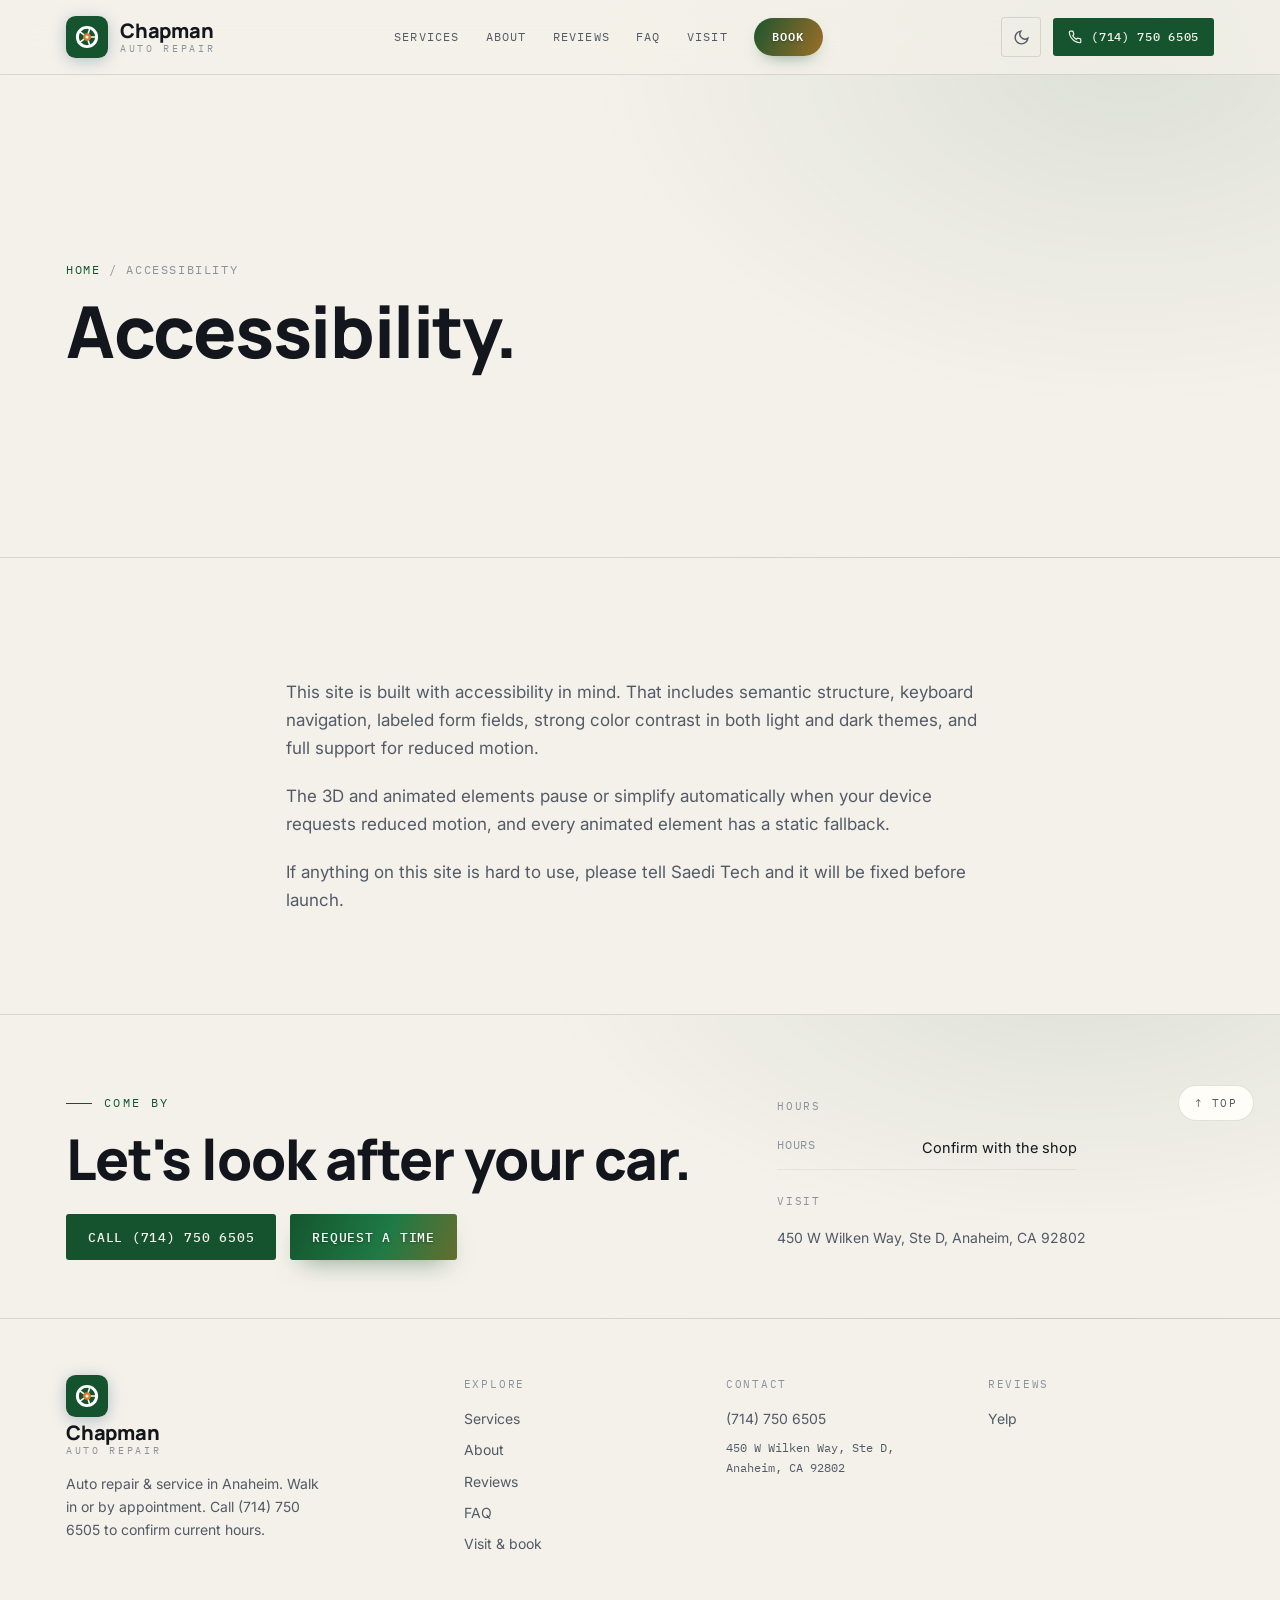
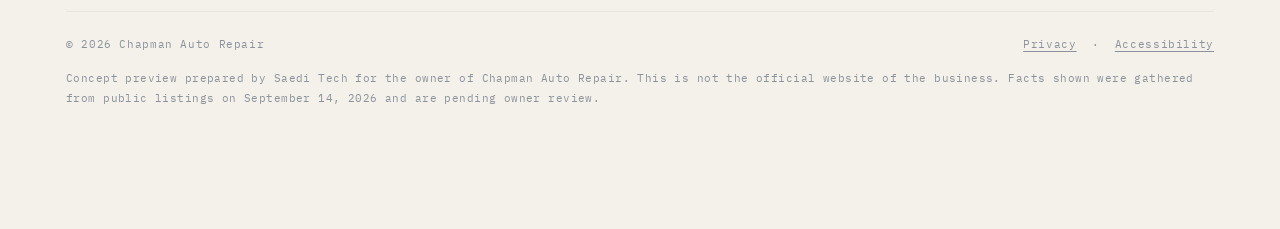
<file: accessibility.html>
<!doctype html>
<html lang="en">
<head>
<meta charset="utf-8" />
<meta name="viewport" content="width=device-width, initial-scale=1" />
<meta name="robots" content="noindex, nofollow" />
<title>Accessibility · Chapman Auto Repair</title>
<meta name="description" content="Accessibility statement for the Chapman Auto Repair website." />
<meta property="og:title" content="Accessibility · Chapman Auto Repair" /><meta property="og:type" content="website" />
<link rel="icon" href="data:image/svg+xml,%3Csvg xmlns='http://www.w3.org/2000/svg' viewBox='0 0 48 48'%3E%3Crect width='48' height='48' rx='11' fill='%2314532d'/%3E%3Ccircle cx='24' cy='24' r='11' fill='none' stroke='%23fff' stroke-width='3.4'/%3E%3Cg stroke='%23fff' stroke-width='1.8' stroke-linecap='round'%3E%3Cpath d='M28.6 24.0 L33.4 24.0'/%3E%3Cpath d='M25.4 28.4 L26.9 32.9'/%3E%3Cpath d='M20.3 26.7 L16.4 29.5'/%3E%3Cpath d='M20.3 21.3 L16.4 18.5'/%3E%3Cpath d='M25.4 19.6 L26.9 15.1'/%3E%3C/g%3E%3Ccircle cx='24' cy='24' r='4.4' fill='%23e07a24'/%3E%3Ccircle cx='24' cy='24' r='1.8' fill='%23fff'/%3E%3C/svg%3E">
<link rel="preconnect" href="https://fonts.googleapis.com"><link rel="preconnect" href="https://fonts.gstatic.com" crossorigin>
<link href="https://fonts.googleapis.com/css2?family=Manrope:wght@500;600;700;800&family=Inter:wght@400;500;600&family=IBM+Plex+Mono:wght@400;500&display=swap" rel="stylesheet">
<link rel="stylesheet" href="assets/site.css">
<script type="importmap">{ "imports": { "three": "https://unpkg.com/three@0.160.0/build/three.module.js", "three/": "https://unpkg.com/three@0.160.0/" } }</script>

</head>
<body>
<a class="skip" href="#main">Skip to content</a>
<header class="sitehead" id="sitehead">
<nav class="top" aria-label="Main">
  <div class="wrap navin">
    <a class="logo" href="index.html" aria-label="Chapman Auto Repair, home">
      <svg class="emblem" viewBox="0 0 48 48" aria-hidden="true"><rect width="48" height="48" rx="11" fill="var(--indigo)"/><circle cx='24' cy='24' r='11' fill='none' stroke='#fff' stroke-width='3.4'/><g stroke='#fff' stroke-width='1.8' stroke-linecap='round'><path d='M28.6 24.0 L33.4 24.0'/><path d='M25.4 28.4 L26.9 32.9'/><path d='M20.3 26.7 L16.4 29.5'/><path d='M20.3 21.3 L16.4 18.5'/><path d='M25.4 19.6 L26.9 15.1'/></g><circle cx='24' cy='24' r='4.4' fill='var(--shu)'/><circle cx='24' cy='24' r='1.8' fill='#fff'/></svg>
      <span class="wm"><span class="n">Chapman</span><span class="s">Auto Repair</span></span>
    </a>
    <div class="navlinks"><a href="services.html">Services</a><a href="about.html">About</a><a href="reviews.html">Reviews</a><a href="faq.html">FAQ</a><a href="visit.html">Visit</a><a href="index.html#book">Book</a></div>
    <div class="navright">
      <button class="tgl" id="themeTgl" aria-label="Switch between day and night theme" aria-pressed="false"><svg id="icMoon" viewBox="0 0 24 24" fill="none" stroke="currentColor" stroke-width="2" stroke-linecap="round"><path d="M21 12.8A9 9 0 1 1 11.2 3a7 7 0 0 0 9.8 9.8z"/></svg><svg id="icSun" viewBox="0 0 24 24" fill="none" stroke="currentColor" stroke-width="2" stroke-linecap="round" style="display:none"><circle cx="12" cy="12" r="4"/><path d="M12 2v2M12 20v2M4.9 4.9l1.4 1.4M17.7 17.7l1.4 1.4M2 12h2M20 12h2M4.9 19.1l1.4-1.4M17.7 6.3l1.4-1.4"/></svg></button>
      <a class="btn btn-fill btn-sm" href="tel:+17147506505"><svg width="14" height="14" viewBox="0 0 24 24" fill="none" stroke="currentColor" stroke-width="2" stroke-linecap="round" aria-hidden="true"><path d="M22 16.9v3a2 2 0 0 1-2.2 2 19.8 19.8 0 0 1-8.6-3 19.5 19.5 0 0 1-6-6 19.8 19.8 0 0 1-3-8.7A2 2 0 0 1 4.1 2h3a2 2 0 0 1 2 1.7c.13 1 .36 1.9.7 2.8a2 2 0 0 1-.45 2.1L8.1 9.9a16 16 0 0 0 6 6l1.3-1.3a2 2 0 0 1 2.1-.45c.9.34 1.8.57 2.8.7A2 2 0 0 1 22 16.9z"/></svg><span class="lbl">(714) 750 6505</span></a>
      <button class="burger" id="burger" aria-label="Open menu"><svg viewBox="0 0 24 24" fill="none" stroke="currentColor" stroke-width="2" stroke-linecap="round"><path d="M3 6h18M3 12h18M3 18h18"/></svg></button>
    </div>
  </div>
</nav>
</header>
<div class="mmenu" id="mmenu" aria-label="Menu">
  <button class="mclose" id="mclose" aria-label="Close menu">✕</button>
  <a href="services.html">Services</a><a href="about.html">About</a><a href="reviews.html">Reviews</a><a href="faq.html">FAQ</a><a href="visit.html">Visit</a><a href="visit.html">Get directions</a>
</div>
<header class="page-hero"><div class="wrap">
    <p class="crumb"><a href="index.html">Home</a> / Accessibility</p>
    <h1 class="ph">Accessibility.</h1>
    <p class="pl"></p>
  </div></header><main id="main"><section><div class="wrap narrow prose">
  <p class="up">This site is built with accessibility in mind. That includes semantic structure, keyboard navigation, labeled form fields, strong color contrast in both light and dark themes, and full support for reduced motion.</p>
  <p class="up">The 3D and animated elements pause or simplify automatically when your device requests reduced motion, and every animated element has a static fallback.</p>
  <p class="up">If anything on this site is hard to use, please tell Saedi Tech and it will be fixed before launch.</p>
</div></section></main><footer>
  <button class="backtop" id="backtop" aria-label="Back to top">↑ Top</button>
  <div class="foot-hero"><div class="wrap"><div class="foot-top">
    <div class="foot-cta"><p class="kick">Come by</p><h2>Let's look after your car.</h2><div class="cta"><a class="btn btn-fill" href="tel:+17147506505">Call (714) 750 6505</a><a class="btn btn-book" href="index.html#book">Request a time</a></div></div>
    <div class="foot-hours"><p class="ft">Hours</p><div class="hrow"><span>Hours</span><span>Confirm with the shop</span></div><p class="ft" style="margin-top:22px">Visit</p><p class="addr">450 W Wilken Way, Ste D, Anaheim, CA 92802</p></div>
  </div></div></div>
  <div class="wrap foot-main">
    <div class="fgrid">
      <div class="fbrand">
        <a class="logo" href="index.html" aria-label="Chapman Auto Repair, home"><svg class="emblem" viewBox="0 0 48 48" aria-hidden="true"><rect width="48" height="48" rx="11" fill="var(--indigo)"/><circle cx='24' cy='24' r='11' fill='none' stroke='#fff' stroke-width='3.4'/><g stroke='#fff' stroke-width='1.8' stroke-linecap='round'><path d='M28.6 24.0 L33.4 24.0'/><path d='M25.4 28.4 L26.9 32.9'/><path d='M20.3 26.7 L16.4 29.5'/><path d='M20.3 21.3 L16.4 18.5'/><path d='M25.4 19.6 L26.9 15.1'/></g><circle cx='24' cy='24' r='4.4' fill='var(--shu)'/><circle cx='24' cy='24' r='1.8' fill='#fff'/></svg><span class="wm"><span class="n">Chapman</span><span class="s">Auto Repair</span></span></a>
        <p>Auto repair &amp; service in Anaheim. Walk in or by appointment. Call (714) 750 6505 to confirm current hours.</p>
      </div>
      <div class="fcol"><p class="ft">Explore</p><a href="services.html">Services</a><a href="about.html">About</a><a href="reviews.html">Reviews</a><a href="faq.html">FAQ</a><a href="visit.html">Visit &amp; book</a></div>
      <div class="fcol"><p class="ft">Contact</p><a href="tel:+17147506505">(714) 750 6505</a><p class="mono" style="font-size:12px">450 W Wilken Way, Ste D, Anaheim, CA 92802</p></div>
      <div class="fcol"><p class="ft">Reviews</p><a href="https://www.yelp.com/biz/chapman-auto-repair-anaheim" target="_blank" rel="noopener">Yelp</a></div>
    </div>
    <div class="legal"><span>© 2026 Chapman Auto Repair</span><span><a href="privacy.html">Privacy</a> &nbsp;·&nbsp; <a href="accessibility.html">Accessibility</a></span></div>
    <p class="preview-note">Concept preview prepared by Saedi Tech for the owner of Chapman Auto Repair. This is not the official website of the business. Facts shown were gathered from public listings on September 14, 2026 and are pending owner review.</p>
  </div>
</footer>
<div class="callbar" role="navigation" aria-label="Quick actions">
  <a class="c1" href="tel:+17147506505"><svg width="14" height="14" viewBox="0 0 24 24" fill="none" stroke="currentColor" stroke-width="2" stroke-linecap="round" aria-hidden="true"><path d="M22 16.9v3a2 2 0 0 1-2.2 2 19.8 19.8 0 0 1-8.6-3 19.5 19.5 0 0 1-6-6 19.8 19.8 0 0 1-3-8.7A2 2 0 0 1 4.1 2h3a2 2 0 0 1 2 1.7c.13 1 .36 1.9.7 2.8a2 2 0 0 1-.45 2.1L8.1 9.9a16 16 0 0 0 6 6l1.3-1.3a2 2 0 0 1 2.1-.45c.9.34 1.8.57 2.8.7A2 2 0 0 1 22 16.9z"/></svg>Call the shop</a>
  <a class="c2" href="visit.html">Request a time</a>
</div>
<script src="assets/app.js" defer></script>
</body>
</html>
</file>
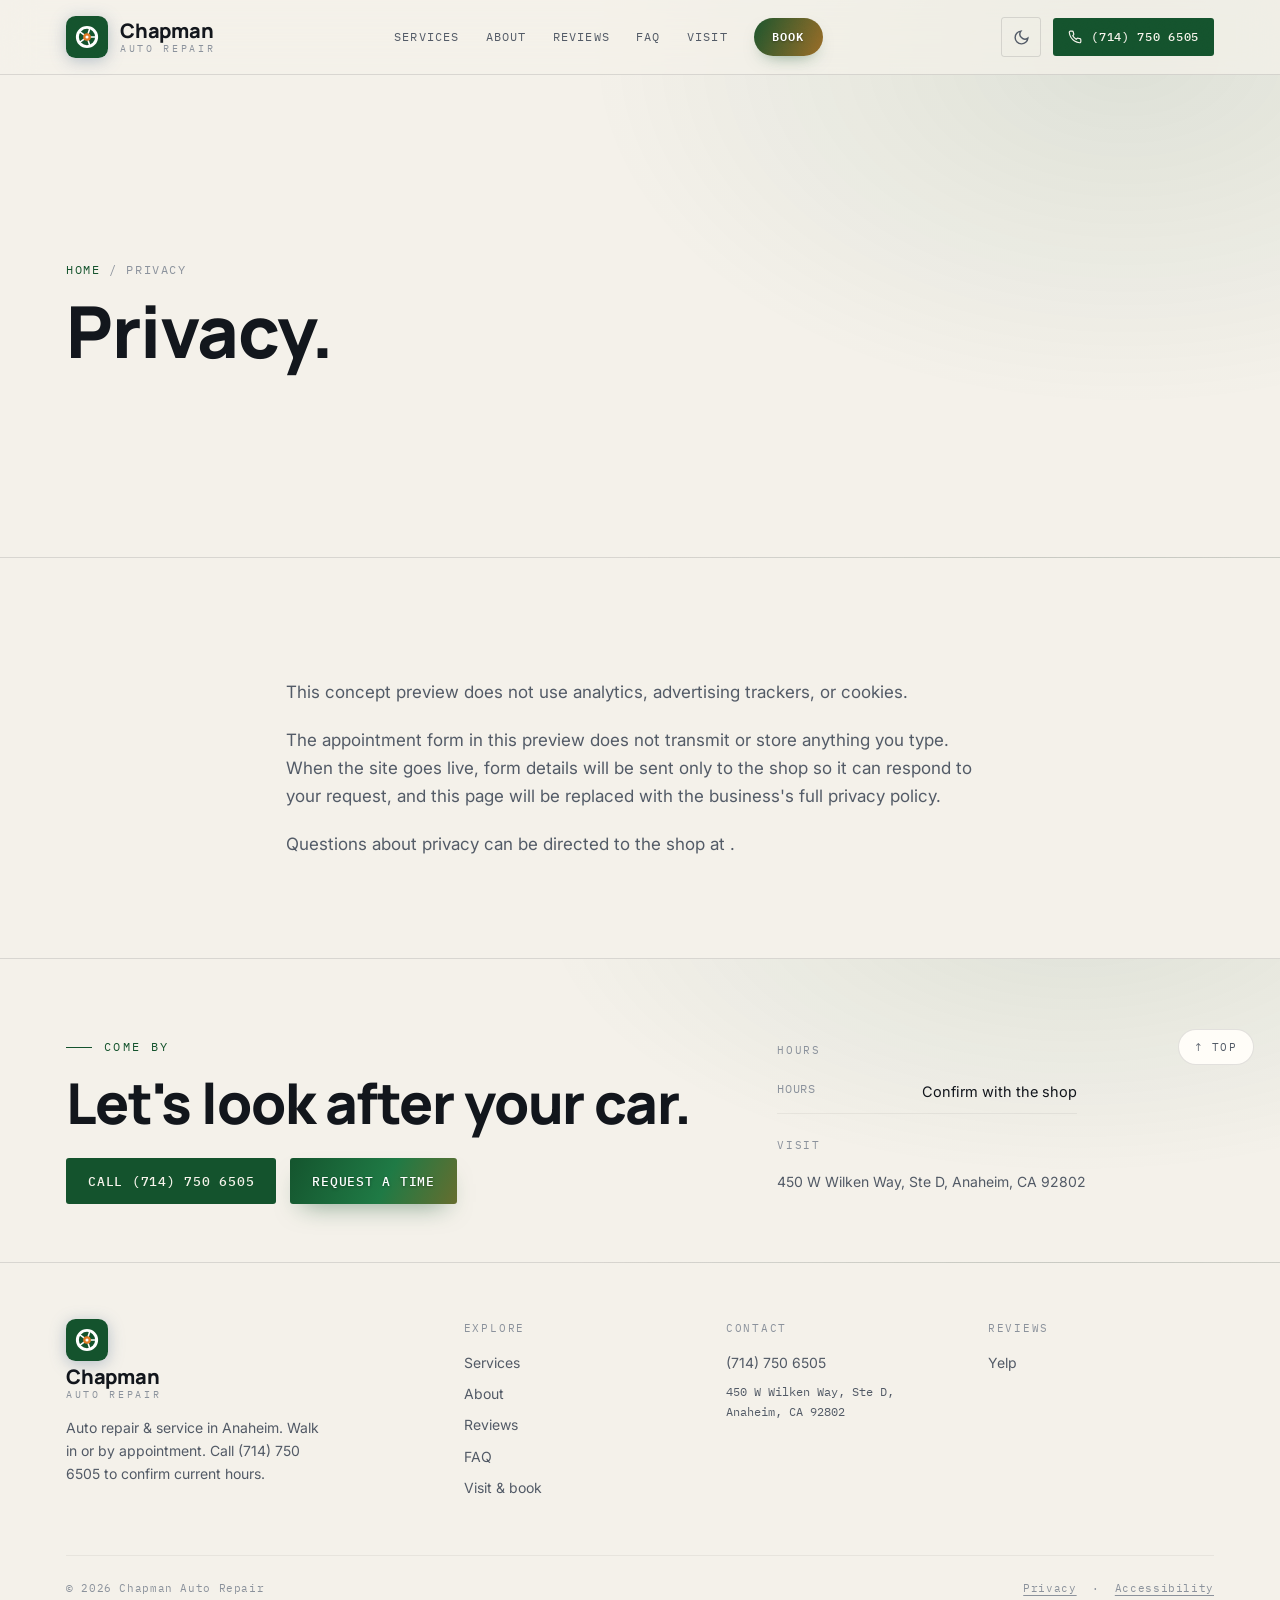
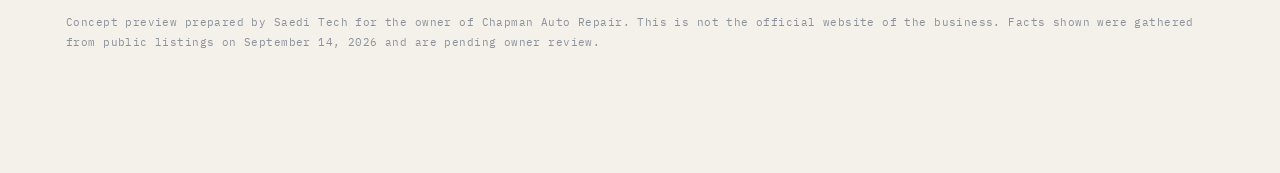
<file: privacy.html>
<!doctype html>
<html lang="en">
<head>
<meta charset="utf-8" />
<meta name="viewport" content="width=device-width, initial-scale=1" />
<meta name="robots" content="noindex, nofollow" />
<title>Privacy · Chapman Auto Repair</title>
<meta name="description" content="Privacy information for the Chapman Auto Repair website." />
<meta property="og:title" content="Privacy · Chapman Auto Repair" /><meta property="og:type" content="website" />
<link rel="icon" href="data:image/svg+xml,%3Csvg xmlns='http://www.w3.org/2000/svg' viewBox='0 0 48 48'%3E%3Crect width='48' height='48' rx='11' fill='%2314532d'/%3E%3Ccircle cx='24' cy='24' r='11' fill='none' stroke='%23fff' stroke-width='3.4'/%3E%3Cg stroke='%23fff' stroke-width='1.8' stroke-linecap='round'%3E%3Cpath d='M28.6 24.0 L33.4 24.0'/%3E%3Cpath d='M25.4 28.4 L26.9 32.9'/%3E%3Cpath d='M20.3 26.7 L16.4 29.5'/%3E%3Cpath d='M20.3 21.3 L16.4 18.5'/%3E%3Cpath d='M25.4 19.6 L26.9 15.1'/%3E%3C/g%3E%3Ccircle cx='24' cy='24' r='4.4' fill='%23e07a24'/%3E%3Ccircle cx='24' cy='24' r='1.8' fill='%23fff'/%3E%3C/svg%3E">
<link rel="preconnect" href="https://fonts.googleapis.com"><link rel="preconnect" href="https://fonts.gstatic.com" crossorigin>
<link href="https://fonts.googleapis.com/css2?family=Manrope:wght@500;600;700;800&family=Inter:wght@400;500;600&family=IBM+Plex+Mono:wght@400;500&display=swap" rel="stylesheet">
<link rel="stylesheet" href="assets/site.css">
<script type="importmap">{ "imports": { "three": "https://unpkg.com/three@0.160.0/build/three.module.js", "three/": "https://unpkg.com/three@0.160.0/" } }</script>

</head>
<body>
<a class="skip" href="#main">Skip to content</a>
<header class="sitehead" id="sitehead">
<nav class="top" aria-label="Main">
  <div class="wrap navin">
    <a class="logo" href="index.html" aria-label="Chapman Auto Repair, home">
      <svg class="emblem" viewBox="0 0 48 48" aria-hidden="true"><rect width="48" height="48" rx="11" fill="var(--indigo)"/><circle cx='24' cy='24' r='11' fill='none' stroke='#fff' stroke-width='3.4'/><g stroke='#fff' stroke-width='1.8' stroke-linecap='round'><path d='M28.6 24.0 L33.4 24.0'/><path d='M25.4 28.4 L26.9 32.9'/><path d='M20.3 26.7 L16.4 29.5'/><path d='M20.3 21.3 L16.4 18.5'/><path d='M25.4 19.6 L26.9 15.1'/></g><circle cx='24' cy='24' r='4.4' fill='var(--shu)'/><circle cx='24' cy='24' r='1.8' fill='#fff'/></svg>
      <span class="wm"><span class="n">Chapman</span><span class="s">Auto Repair</span></span>
    </a>
    <div class="navlinks"><a href="services.html">Services</a><a href="about.html">About</a><a href="reviews.html">Reviews</a><a href="faq.html">FAQ</a><a href="visit.html">Visit</a><a href="index.html#book">Book</a></div>
    <div class="navright">
      <button class="tgl" id="themeTgl" aria-label="Switch between day and night theme" aria-pressed="false"><svg id="icMoon" viewBox="0 0 24 24" fill="none" stroke="currentColor" stroke-width="2" stroke-linecap="round"><path d="M21 12.8A9 9 0 1 1 11.2 3a7 7 0 0 0 9.8 9.8z"/></svg><svg id="icSun" viewBox="0 0 24 24" fill="none" stroke="currentColor" stroke-width="2" stroke-linecap="round" style="display:none"><circle cx="12" cy="12" r="4"/><path d="M12 2v2M12 20v2M4.9 4.9l1.4 1.4M17.7 17.7l1.4 1.4M2 12h2M20 12h2M4.9 19.1l1.4-1.4M17.7 6.3l1.4-1.4"/></svg></button>
      <a class="btn btn-fill btn-sm" href="tel:+17147506505"><svg width="14" height="14" viewBox="0 0 24 24" fill="none" stroke="currentColor" stroke-width="2" stroke-linecap="round" aria-hidden="true"><path d="M22 16.9v3a2 2 0 0 1-2.2 2 19.8 19.8 0 0 1-8.6-3 19.5 19.5 0 0 1-6-6 19.8 19.8 0 0 1-3-8.7A2 2 0 0 1 4.1 2h3a2 2 0 0 1 2 1.7c.13 1 .36 1.9.7 2.8a2 2 0 0 1-.45 2.1L8.1 9.9a16 16 0 0 0 6 6l1.3-1.3a2 2 0 0 1 2.1-.45c.9.34 1.8.57 2.8.7A2 2 0 0 1 22 16.9z"/></svg><span class="lbl">(714) 750 6505</span></a>
      <button class="burger" id="burger" aria-label="Open menu"><svg viewBox="0 0 24 24" fill="none" stroke="currentColor" stroke-width="2" stroke-linecap="round"><path d="M3 6h18M3 12h18M3 18h18"/></svg></button>
    </div>
  </div>
</nav>
</header>
<div class="mmenu" id="mmenu" aria-label="Menu">
  <button class="mclose" id="mclose" aria-label="Close menu">✕</button>
  <a href="services.html">Services</a><a href="about.html">About</a><a href="reviews.html">Reviews</a><a href="faq.html">FAQ</a><a href="visit.html">Visit</a><a href="visit.html">Get directions</a>
</div>
<header class="page-hero"><div class="wrap">
    <p class="crumb"><a href="index.html">Home</a> / Privacy</p>
    <h1 class="ph">Privacy.</h1>
    <p class="pl"></p>
  </div></header><main id="main"><section><div class="wrap narrow prose">
  <p class="up">This concept preview does not use analytics, advertising trackers, or cookies.</p>
  <p class="up">The appointment form in this preview does not transmit or store anything you type. When the site goes live, form details will be sent only to the shop so it can respond to your request, and this page will be replaced with the business's full privacy policy.</p>
  <p class="up">Questions about privacy can be directed to the shop at <a href="mailto:" style="color:var(--indigo-tx)"></a>.</p>
</div></section></main><footer>
  <button class="backtop" id="backtop" aria-label="Back to top">↑ Top</button>
  <div class="foot-hero"><div class="wrap"><div class="foot-top">
    <div class="foot-cta"><p class="kick">Come by</p><h2>Let's look after your car.</h2><div class="cta"><a class="btn btn-fill" href="tel:+17147506505">Call (714) 750 6505</a><a class="btn btn-book" href="index.html#book">Request a time</a></div></div>
    <div class="foot-hours"><p class="ft">Hours</p><div class="hrow"><span>Hours</span><span>Confirm with the shop</span></div><p class="ft" style="margin-top:22px">Visit</p><p class="addr">450 W Wilken Way, Ste D, Anaheim, CA 92802</p></div>
  </div></div></div>
  <div class="wrap foot-main">
    <div class="fgrid">
      <div class="fbrand">
        <a class="logo" href="index.html" aria-label="Chapman Auto Repair, home"><svg class="emblem" viewBox="0 0 48 48" aria-hidden="true"><rect width="48" height="48" rx="11" fill="var(--indigo)"/><circle cx='24' cy='24' r='11' fill='none' stroke='#fff' stroke-width='3.4'/><g stroke='#fff' stroke-width='1.8' stroke-linecap='round'><path d='M28.6 24.0 L33.4 24.0'/><path d='M25.4 28.4 L26.9 32.9'/><path d='M20.3 26.7 L16.4 29.5'/><path d='M20.3 21.3 L16.4 18.5'/><path d='M25.4 19.6 L26.9 15.1'/></g><circle cx='24' cy='24' r='4.4' fill='var(--shu)'/><circle cx='24' cy='24' r='1.8' fill='#fff'/></svg><span class="wm"><span class="n">Chapman</span><span class="s">Auto Repair</span></span></a>
        <p>Auto repair &amp; service in Anaheim. Walk in or by appointment. Call (714) 750 6505 to confirm current hours.</p>
      </div>
      <div class="fcol"><p class="ft">Explore</p><a href="services.html">Services</a><a href="about.html">About</a><a href="reviews.html">Reviews</a><a href="faq.html">FAQ</a><a href="visit.html">Visit &amp; book</a></div>
      <div class="fcol"><p class="ft">Contact</p><a href="tel:+17147506505">(714) 750 6505</a><p class="mono" style="font-size:12px">450 W Wilken Way, Ste D, Anaheim, CA 92802</p></div>
      <div class="fcol"><p class="ft">Reviews</p><a href="https://www.yelp.com/biz/chapman-auto-repair-anaheim" target="_blank" rel="noopener">Yelp</a></div>
    </div>
    <div class="legal"><span>© 2026 Chapman Auto Repair</span><span><a href="privacy.html">Privacy</a> &nbsp;·&nbsp; <a href="accessibility.html">Accessibility</a></span></div>
    <p class="preview-note">Concept preview prepared by Saedi Tech for the owner of Chapman Auto Repair. This is not the official website of the business. Facts shown were gathered from public listings on September 14, 2026 and are pending owner review.</p>
  </div>
</footer>
<div class="callbar" role="navigation" aria-label="Quick actions">
  <a class="c1" href="tel:+17147506505"><svg width="14" height="14" viewBox="0 0 24 24" fill="none" stroke="currentColor" stroke-width="2" stroke-linecap="round" aria-hidden="true"><path d="M22 16.9v3a2 2 0 0 1-2.2 2 19.8 19.8 0 0 1-8.6-3 19.5 19.5 0 0 1-6-6 19.8 19.8 0 0 1-3-8.7A2 2 0 0 1 4.1 2h3a2 2 0 0 1 2 1.7c.13 1 .36 1.9.7 2.8a2 2 0 0 1-.45 2.1L8.1 9.9a16 16 0 0 0 6 6l1.3-1.3a2 2 0 0 1 2.1-.45c.9.34 1.8.57 2.8.7A2 2 0 0 1 22 16.9z"/></svg>Call the shop</a>
  <a class="c2" href="visit.html">Request a time</a>
</div>
<script src="assets/app.js" defer></script>
</body>
</html>
</file>
<file: assets/site.css>
/* Chapman Auto Repair — shared design system (Saedi Tech concept preview) */
:root{
  --bg:#f4f1ea; --bg2:#ebe6db; --card:#fffdf8; --card2:#f7f3ea;
  --line:rgba(18,22,28,.12); --line2:rgba(18,22,28,.06);
  --text:#12161c; --muted:#525a66; --faint:#8b929c;
  --indigo:#14532d; --indigo-2:#1f7a45; --indigo-tx:#14532d; --indigo-soft:rgba(20,83,45,.1);
  --shu:#e07a24; --shu-tx:#b45f16; --gold:#e07a24;
  --nav-bg:rgba(244,241,234,.72); --chip-bg:rgba(255,255,255,.6); --btn-tx:#f7f4ec;
  --hero-a:rgba(20,83,45,.14); --hero-b:rgba(224,122,36,.10); --grain:.035;
  --map-filter:saturate(.9) contrast(1.02); --ease:cubic-bezier(.16,1,.3,1);
}
:root[data-theme="night"]{
  --bg:#080b10; --bg2:#0c1016; --card:#10151d; --card2:#0d1219;
  --line:rgba(237,240,244,.1); --line2:rgba(237,240,244,.05);
  --text:#eef1f5; --muted:#a6adb8; --faint:#69707c;
  --indigo:#5bc487; --indigo-2:#7ad3a0; --indigo-tx:#92dcb0; --indigo-soft:rgba(91,196,135,.12);
  --shu:#ea9a55; --shu-tx:#f0b075; --gold:#ea9a55;
  --nav-bg:rgba(8,11,16,.66); --chip-bg:rgba(16,21,29,.5); --btn-tx:#080b10;
  --hero-a:rgba(91,196,135,.24); --hero-b:rgba(234,154,85,.12); --grain:.06;
  --map-filter:grayscale(1) invert(.92) contrast(.9) hue-rotate(180deg);
}
*{margin:0;padding:0;box-sizing:border-box}
html{scroll-behavior:smooth}
@media (prefers-reduced-motion:reduce){html{scroll-behavior:auto}}
body{background:var(--bg);color:var(--text);font-family:'Inter',system-ui,sans-serif;font-size:16px;line-height:1.65;-webkit-font-smoothing:antialiased;transition:background .5s,color .5s;overflow-x:hidden}
::selection{background:var(--indigo);color:var(--btn-tx)}
img,svg{max-width:100%}a{color:inherit}
.jp{font-family:'Noto Sans JP','Inter',sans-serif}
.mono{font-family:'IBM Plex Mono',monospace}
.wrap{max-width:1200px;margin:0 auto;padding:0 26px}
.narrow{max-width:900px}
.skip{position:absolute;left:-9999px;top:0;background:var(--indigo);color:var(--btn-tx);padding:10px 18px;z-index:200;font-weight:600}
.skip:focus{left:12px;top:12px}
:focus-visible{outline:2px solid var(--indigo);outline-offset:3px;border-radius:2px}
body::after{content:"";position:fixed;inset:0;z-index:300;pointer-events:none;opacity:var(--grain);mix-blend-mode:overlay;background-image:url("data:image/svg+xml,%3Csvg xmlns='http://www.w3.org/2000/svg' width='120' height='120'%3E%3Cfilter id='n'%3E%3CfeTurbulence type='fractalNoise' baseFrequency='.85' numOctaves='2'/%3E%3C/filter%3E%3Crect width='100%25' height='100%25' filter='url(%23n)'/%3E%3C/svg%3E")}

/* logo */
.logo{display:flex;align-items:center;gap:12px;text-decoration:none}
.logo .emblem{width:42px;height:42px;flex:none;filter:drop-shadow(0 3px 8px rgba(23,63,115,.28))}
.logo .wm{display:flex;flex-direction:column;line-height:1}
.logo .wm .n{font-family:'Manrope',sans-serif;font-weight:800;font-size:20px;letter-spacing:-.01em;color:var(--text)}
.logo .wm .s{font-family:'IBM Plex Mono',monospace;font-size:9.5px;letter-spacing:.28em;text-transform:uppercase;color:var(--faint);margin-top:3px}
.logo .wm .s b{color:var(--shu-tx);font-weight:500}

/* header (top bar + nav) */
.sitehead{position:fixed;top:0;left:0;right:0;z-index:100}
.topbar{background:var(--indigo);color:#eaf0f8;height:40px;overflow:hidden;transition:height .35s var(--ease),opacity .3s}
.topbar .tbin{display:flex;align-items:center;justify-content:space-between;height:40px;font-family:'IBM Plex Mono',monospace;font-size:11px;letter-spacing:.11em;text-transform:uppercase}
.topbar .tb-l{color:rgba(234,240,248,.85)}.topbar .tb-l b{color:#ec8a72;font-weight:500}
.topbar .tb-r{display:flex;align-items:center;gap:16px;color:rgba(234,240,248,.85)}
.topbar .tb-r a{color:#fff;text-decoration:none}.topbar .tb-r a:hover{color:#ec8a72}
.topbar .dot2{width:5px;height:5px;border-radius:50%;background:rgba(255,255,255,.4)}
nav.top{position:relative;background:var(--nav-bg);backdrop-filter:blur(18px) saturate(1.4);-webkit-backdrop-filter:blur(18px) saturate(1.4);border-bottom:1px solid var(--line);transition:box-shadow .35s,background .35s}
.sitehead.scrolled .topbar{height:0;opacity:0}
.sitehead.scrolled nav.top{box-shadow:0 12px 34px -18px rgba(8,11,16,.5)}
.navin{display:flex;align-items:center;justify-content:space-between;height:74px;gap:18px}
@media (max-width:768px){.topbar{display:none}}
.navlinks{display:flex;gap:26px;align-items:center}
.navlinks a{font-family:'IBM Plex Mono',monospace;font-size:12px;letter-spacing:.1em;text-transform:uppercase;text-decoration:none;color:var(--muted);transition:color .25s;position:relative}
.navlinks a[aria-current="page"]{color:var(--text)}
.navlinks a::after{content:"";position:absolute;left:0;bottom:-6px;width:0;height:1.5px;background:var(--shu);transition:width .3s var(--ease)}
.navlinks a:hover::after,.navlinks a[aria-current="page"]::after{width:100%}
.navlinks a:hover{color:var(--text)}
.navright{display:flex;align-items:center;gap:12px}
.btn{display:inline-flex;align-items:center;justify-content:center;gap:9px;font-family:'IBM Plex Mono',monospace;font-size:12.5px;letter-spacing:.06em;text-transform:uppercase;font-weight:500;padding:13px 22px;border-radius:3px;text-decoration:none;border:none;cursor:pointer;transition:transform .35s var(--ease),box-shadow .35s,background .35s,color .35s}
.btn-fill{background:var(--indigo);color:var(--btn-tx)}
.btn-fill:hover{transform:translateY(-2px);box-shadow:0 14px 38px -12px var(--indigo)}
.btn-line{background:transparent;color:var(--text);border:1px solid var(--line)}
.btn-line:hover{border-color:var(--indigo);color:var(--indigo-tx)}
.btn-sm{padding:10px 15px;font-size:11.5px}
.tgl,.burger{width:40px;height:40px;border-radius:3px;border:1px solid var(--line);background:transparent;color:var(--muted);display:grid;place-items:center;cursor:pointer;transition:color .3s,border-color .3s}
.tgl:hover,.burger:hover{color:var(--indigo-tx);border-color:var(--indigo)}
.tgl svg{width:17px;height:17px}.burger{display:none}.burger svg{width:20px;height:20px}
@media (max-width:940px){.navlinks{display:none}.burger{display:grid}}
@media (max-width:560px){.logo .wm .s{display:none}.navright .btn span.lbl{display:none}}
/* mobile menu */
.mmenu{position:fixed;inset:0;z-index:150;background:var(--bg);transform:translateY(-100%);visibility:hidden;opacity:0;transition:transform .45s var(--ease),opacity .35s,visibility .35s;display:flex;flex-direction:column;padding:96px 26px 40px;overflow-y:auto}
.mmenu.open{transform:none;visibility:visible;opacity:1}
.mmenu a{font-family:'Manrope',sans-serif;font-weight:700;font-size:30px;text-decoration:none;color:var(--text);padding:16px 0;border-bottom:1px solid var(--line)}
.mmenu a:hover{color:var(--indigo-tx)}
.mclose{position:absolute;top:22px;right:22px;width:40px;height:40px;border:1px solid var(--line);border-radius:3px;background:transparent;color:var(--text);cursor:pointer;font-size:20px}

/* generic hero for home */
header.hero{position:relative;min-height:100svh;overflow:hidden}
.sticky{position:relative;min-height:100svh;overflow:hidden;display:flex;align-items:center;padding:90px 0 44px}
/* scroll-driven exploded 3D hero */
header.hero.scroll3d{height:340vh;min-height:0;overflow:visible}
header.hero.scroll3d .sticky{position:sticky;top:0;height:100svh;min-height:0;padding:0}
.callouts{position:absolute;z-index:2;top:50%;left:26px;transform:translateY(-50%);max-width:360px;opacity:0;pointer-events:none;will-change:opacity}
.callouts h3{font-family:'Manrope',sans-serif;font-weight:800;font-size:clamp(26px,3.2vw,40px);letter-spacing:-.02em;line-height:1.02;margin-bottom:18px}
.callout{display:flex;gap:14px;align-items:flex-start;padding:12px 0;border-top:1px solid var(--line)}
.callout .cn{font-family:'IBM Plex Mono',monospace;font-size:11px;color:var(--shu-tx);letter-spacing:.1em;padding-top:3px;min-width:24px}
.callout .cx b{font-family:'Manrope',sans-serif;font-weight:700;font-size:16px;display:block;margin-bottom:2px}
.callout .cx span{font-size:13px;color:var(--muted)}
.hprog{position:absolute;left:0;right:0;bottom:0;height:2px;background:var(--line2);z-index:5}
.hprog i{display:block;height:100%;width:0;background:linear-gradient(90deg,var(--indigo),var(--shu))}
@media (max-width:940px){header.hero.scroll3d{height:280vh}header.hero.scroll3d .sticky{align-items:flex-start}.hero-copy{padding-top:100px}.callouts{left:26px;right:26px;max-width:none;top:40%}}
@media (prefers-reduced-motion:reduce){header.hero.scroll3d{height:auto;min-height:100svh}header.hero.scroll3d .sticky{position:relative}.callouts{display:none}.hprog{display:none}}
.hero-bg{position:absolute;inset:0;z-index:0;background:radial-gradient(60% 55% at 74% 38%,var(--hero-a),transparent 70%),radial-gradient(50% 45% at 12% 92%,var(--hero-b),transparent 70%),var(--bg)}
#gl{position:absolute;inset:0;z-index:1;width:100%;height:100%;display:block;touch-action:pan-y;cursor:grab}#gl:active{cursor:grabbing}
.hero-fb{position:absolute;z-index:1;right:6%;top:50%;transform:translateY(-50%);width:min(42vw,460px);aspect-ratio:1;border-radius:50%;background:radial-gradient(circle at 40% 35%,#2b3a52,#0c1119 70%);box-shadow:0 40px 120px -30px rgba(23,63,115,.6);display:none}
.herogrid{position:relative;z-index:2;width:100%}
.hero-copy{max-width:600px}
.tag{display:inline-flex;align-items:center;gap:12px;font-family:'IBM Plex Mono',monospace;font-size:11.5px;letter-spacing:.22em;text-transform:uppercase;color:var(--indigo-tx);margin-bottom:26px;padding:8px 14px;border:1px solid var(--line);border-radius:40px;background:var(--chip-bg);backdrop-filter:blur(6px)}
.tag .dot{width:7px;height:7px;border-radius:50%;background:var(--shu);box-shadow:0 0 0 4px rgba(224,122,36,.18)}
h1{font-family:'Manrope',sans-serif;font-weight:800;font-size:clamp(46px,7vw,92px);line-height:.98;letter-spacing:-.025em;color:var(--text)}
h1 .in{background:linear-gradient(120deg,var(--indigo-2),var(--shu));-webkit-background-clip:text;background-clip:text;color:transparent}
.hero p.lede{font-size:clamp(16px,1.5vw,19px);color:var(--muted);max-width:500px;margin:26px 0 34px}
.cta{display:flex;gap:14px;flex-wrap:wrap}
.chips{display:flex;gap:8px;flex-wrap:wrap;margin-top:34px}
.chip{font-family:'IBM Plex Mono',monospace;font-size:11px;letter-spacing:.06em;text-transform:uppercase;color:var(--muted);border:1px solid var(--line);background:var(--chip-bg);border-radius:40px;padding:8px 14px;backdrop-filter:blur(6px)}
.badge3d{position:absolute;right:6%;bottom:12%;z-index:3;background:var(--card);border:1px solid var(--line);border-radius:6px;padding:14px 18px;box-shadow:0 20px 50px -24px rgba(18,22,28,.4);display:flex;align-items:center;gap:14px}
.badge3d .rt{font-family:'Manrope',sans-serif;font-weight:800;font-size:26px;line-height:1}
.badge3d .rl{font-family:'IBM Plex Mono',monospace;font-size:10px;letter-spacing:.12em;text-transform:uppercase;color:var(--faint)}
.badge3d .star{color:var(--shu)}
.grab{position:absolute;z-index:4;right:6%;top:15%;display:flex;align-items:center;gap:8px;font-family:'IBM Plex Mono',monospace;font-size:10px;letter-spacing:.18em;text-transform:uppercase;color:var(--faint)}
.cue{position:absolute;bottom:34px;left:50%;transform:translateX(-50%);z-index:4;display:flex;flex-direction:column;align-items:center;gap:8px;color:var(--faint);font-family:'IBM Plex Mono',monospace;font-size:10px;letter-spacing:.22em;text-transform:uppercase}
.cue .bar{width:1px;height:34px;background:linear-gradient(var(--faint),transparent);animation:drop 2.4s var(--ease) infinite}
@keyframes drop{0%{transform:scaleY(0);transform-origin:top}45%{transform:scaleY(1);transform-origin:top}55%{transform:scaleY(1);transform-origin:bottom}100%{transform:scaleY(0);transform-origin:bottom}}
@media (prefers-reduced-motion:reduce){.cue .bar{animation:none}.grab{display:none}}
@media (max-width:940px){.hero-copy{max-width:none}.badge3d{right:auto;left:26px;bottom:8%}.grab{top:9%;right:26px}}

/* subpage banner */
.page-hero{position:relative;padding:150px 0 60px;min-height:62vh;display:flex;align-items:center;border-bottom:1px solid var(--line);background:radial-gradient(60% 90% at 88% 10%,var(--indigo-soft),transparent 70%),var(--bg);overflow:hidden}
.page-hero .wrap{position:relative;z-index:2;width:100%}
.subcanvas{position:absolute;right:-4%;top:0;bottom:0;width:52%;z-index:1;display:block;touch-action:pan-y;cursor:grab}
.subcanvas:active{cursor:grabbing}
.subgrab{position:absolute;right:6%;bottom:26px;z-index:3;display:flex;align-items:center;gap:8px;font-family:'IBM Plex Mono',monospace;font-size:10px;letter-spacing:.18em;text-transform:uppercase;color:var(--faint)}
.crumb{font-family:'IBM Plex Mono',monospace;font-size:11.5px;letter-spacing:.14em;text-transform:uppercase;color:var(--faint);margin-bottom:16px}
.crumb a{color:var(--indigo-tx);text-decoration:none}
.page-hero h1.ph{font-family:'Manrope',sans-serif;font-weight:800;font-size:clamp(38px,5.6vw,72px);line-height:1;letter-spacing:-.02em;max-width:620px}
.page-hero p.pl{color:var(--muted);max-width:540px;margin-top:18px;font-size:17px}
@media (max-width:820px){.subcanvas{opacity:.42;width:74%;right:-10%}.page-hero{min-height:auto}}

/* marquee */
.marquee{overflow:hidden;border-top:1px solid var(--line);border-bottom:1px solid var(--line);background:var(--indigo);padding:16px 0}
.mrow{display:flex;gap:44px;white-space:nowrap;width:max-content;animation:slide 32s linear infinite;font-family:'Manrope',sans-serif;font-weight:700;font-size:19px;letter-spacing:.02em;color:rgba(247,244,236,.9);align-items:center}
.mrow span{display:inline-flex;align-items:center;gap:44px}
.mrow .d{width:7px;height:7px;border-radius:50%;background:var(--shu)}
@keyframes slide{to{transform:translateX(-50%)}}
@media (prefers-reduced-motion:reduce){.mrow{animation:none}}

/* strip */
.strip{border-bottom:1px solid var(--line);background:var(--bg2)}
.stripin{display:grid;grid-template-columns:repeat(4,1fr)}
.stat{padding:28px 24px;border-left:1px solid var(--line)}.stat:first-child{border-left:none}.stat a{text-decoration:none}
.stat .v{font-family:'Manrope',sans-serif;font-weight:800;font-size:27px;letter-spacing:-.01em}
.stat .v .star{color:var(--shu)}
.stat .l{font-family:'IBM Plex Mono',monospace;font-size:10.5px;letter-spacing:.14em;text-transform:uppercase;color:var(--faint);margin-top:6px}
.stat a:hover .v{color:var(--indigo-tx)}
@media (max-width:820px){.stripin{grid-template-columns:1fr 1fr}.stat:nth-child(3){border-left:none}.stat{padding:22px 20px}.stat .v{font-size:22px}}

section{padding:100px 0;scroll-margin-top:74px;position:relative}
.kick{font-family:'IBM Plex Mono',monospace;font-size:11.5px;letter-spacing:.2em;text-transform:uppercase;color:var(--indigo-tx);display:inline-flex;align-items:center;gap:12px;margin-bottom:18px}
.kick::before{content:"";width:26px;height:1px;background:var(--indigo)}
.kick .jp{color:var(--shu-tx);letter-spacing:.1em}
h2{font-family:'Manrope',sans-serif;font-weight:800;font-size:clamp(32px,4.6vw,58px);line-height:1.0;letter-spacing:-.02em;max-width:680px}
h3.blk{font-family:'Manrope',sans-serif;font-weight:700;font-size:24px;letter-spacing:-.01em}
.sub{color:var(--muted);max-width:600px;margin-top:18px;font-size:17px}

/* services grid */
.svcgrid{display:grid;grid-template-columns:repeat(3,1fr);gap:1px;background:var(--line);border:1px solid var(--line);border-radius:8px;overflow:hidden;margin-top:52px}
.svc{background:var(--card);padding:34px 30px 36px;position:relative;transition:background .4s;text-decoration:none;color:inherit;display:block}
.svc:hover{background:var(--card2)}
.svc .no{font-family:'IBM Plex Mono',monospace;font-size:10.5px;letter-spacing:.16em;color:var(--faint)}
.svc .ic{width:48px;height:48px;margin:20px 0;color:var(--indigo);transition:transform .5s var(--ease)}
.svc:hover .ic{transform:translateY(-4px) scale(1.06)}
.svc h3{font-family:'Manrope',sans-serif;font-weight:700;font-size:21px;letter-spacing:-.01em;margin-bottom:10px}
.svc p{font-size:14.5px;color:var(--muted)}
.svc .more{font-family:'IBM Plex Mono',monospace;font-size:11px;letter-spacing:.1em;text-transform:uppercase;color:var(--indigo-tx);margin-top:16px;display:inline-block}
@media (max-width:920px){.svcgrid{grid-template-columns:1fr 1fr}}
@media (max-width:600px){.svcgrid{grid-template-columns:1fr}}

/* two-col feature (why) */
#why,.band{background:var(--bg2);border-top:1px solid var(--line);border-bottom:1px solid var(--line)}
.whygrid{display:grid;grid-template-columns:repeat(3,1fr);gap:42px;margin-top:56px}
.why .big{font-family:'Manrope',sans-serif;font-weight:800;font-size:clamp(24px,2.6vw,32px);line-height:1.06;letter-spacing:-.01em;border-top:2px solid var(--indigo);padding-top:22px}
.why .big .jpb{display:block;font-family:'Noto Sans JP',sans-serif;font-weight:700;font-size:15px;color:var(--shu-tx);letter-spacing:.3em;margin-bottom:10px}
.why p{color:var(--muted);margin-top:14px;font-size:15px}
@media (max-width:820px){.whygrid{grid-template-columns:1fr;gap:32px}}

/* about + prose */
.abgrid{display:grid;grid-template-columns:1fr 1fr;gap:64px;align-items:center}
.abcopy p{color:var(--muted);margin-top:18px;font-size:17px}.abcopy p strong{color:var(--text);font-weight:600}
.prose{max-width:760px}
.prose p{color:var(--muted);font-size:17px;margin-top:20px}
.prose h2{margin-top:48px}
.prose h3{font-family:'Manrope',sans-serif;font-weight:700;font-size:22px;margin-top:34px}
.prose ul{margin:18px 0 0 0;list-style:none;display:grid;gap:12px}
.prose ul li{position:relative;padding-left:26px;color:var(--muted)}
.prose ul li::before{content:"";position:absolute;left:0;top:9px;width:8px;height:8px;border-radius:1px;background:var(--shu)}
.photo-slot{border:1px dashed var(--line);border-radius:8px;background:var(--card);aspect-ratio:4/3.1;display:grid;place-items:center;text-align:center;padding:30px;position:relative;overflow:hidden}
.photo-slot.tall{aspect-ratio:1/1}
.photo-slot::before{content:"";position:absolute;inset:0;background:radial-gradient(circle at 70% 20%,var(--indigo-soft),transparent 60%)}
.photo-slot .ph-ic{width:56px;height:56px;color:var(--faint);margin:0 auto 14px;position:relative}
.photo-slot .t{font-family:'IBM Plex Mono',monospace;font-size:11px;letter-spacing:.14em;text-transform:uppercase;color:var(--faint);max-width:300px;line-height:1.8;position:relative}
@media (max-width:920px){.abgrid{grid-template-columns:1fr;gap:36px}}

/* gallery grid of reserved slots */
.gal{display:grid;grid-template-columns:repeat(3,1fr);gap:16px;margin-top:52px}
.gal .photo-slot{aspect-ratio:4/3.4}
@media (max-width:820px){.gal{grid-template-columns:1fr 1fr}}
@media (max-width:520px){.gal{grid-template-columns:1fr}}

/* ===== photographic bands (licensed placeholder imagery) ===== */
.photoband{position:relative;min-height:82vh;display:flex;align-items:flex-end;overflow:hidden;border-top:1px solid var(--line);border-bottom:1px solid var(--line)}
.photoband .pbimg{position:absolute;inset:-12% 0;z-index:0;background-size:cover;background-position:center;will-change:transform}
.photoband::after{content:"";position:absolute;inset:0;z-index:1;background:linear-gradient(180deg,rgba(6,9,14,.2),rgba(6,9,14,.78)),linear-gradient(90deg,rgba(23,63,115,.5),transparent 62%)}
.photoband.right::after{background:linear-gradient(180deg,rgba(6,9,14,.2),rgba(6,9,14,.78)),linear-gradient(270deg,rgba(201,75,46,.4),transparent 62%)}
.photoband .pbin{position:relative;z-index:2;width:100%;padding:60px 0 66px;color:#f4f1ea}
.photoband .pbk{font-family:'IBM Plex Mono',monospace;font-size:11.5px;letter-spacing:.2em;text-transform:uppercase;color:#ec8a72;margin-bottom:14px;display:inline-flex;align-items:center;gap:12px}
.photoband .pbk::before{content:"";width:26px;height:1px;background:#ec8a72}
.photoband h2{color:#f7f5ef;max-width:760px}
.photoband p{color:rgba(244,241,234,.86);max-width:520px;margin-top:16px;font-size:17px}
.photoband .sampletag{position:absolute;top:26px;right:26px;z-index:2;font-family:'IBM Plex Mono',monospace;font-size:9.5px;letter-spacing:.14em;text-transform:uppercase;color:rgba(244,241,234,.72);background:rgba(0,0,0,.35);padding:6px 11px;border-radius:20px;backdrop-filter:blur(4px)}
@media (max-width:820px){.photoband{min-height:72vh}}

/* real image fills (about, gallery) */
.imgfill{border-radius:8px;overflow:hidden;position:relative;background:var(--bg2);border:1px solid var(--line)}
.imgfill img{width:100%;height:100%;object-fit:cover;display:block;transition:transform 1.2s var(--ease)}
.imgfill:hover img{transform:scale(1.05)}
.imgfill .stamp{position:absolute;bottom:8px;left:8px;font-family:'IBM Plex Mono',monospace;font-size:9px;letter-spacing:.12em;text-transform:uppercase;color:#fff;background:rgba(0,0,0,.5);padding:4px 8px;border-radius:20px;backdrop-filter:blur(3px)}
.abgrid .imgfill{aspect-ratio:4/3.1}
.gal2{display:grid;grid-template-columns:repeat(3,1fr);gap:14px;margin-top:52px}
.gal2 .imgfill{aspect-ratio:4/3.3}
.gal2 .imgfill.wide{grid-column:span 2;aspect-ratio:auto}
@media (max-width:820px){.gal2{grid-template-columns:1fr 1fr}}
@media (max-width:520px){.gal2{grid-template-columns:1fr}.gal2 .imgfill.wide{grid-column:span 1}}

/* mobile hero: clean stacked layout, 3D in its own frame (no overlap) */
@media (max-width:940px){
  header.hero.scroll3d{height:auto;min-height:auto}
  header.hero.scroll3d .sticky{position:relative;height:auto;min-height:auto;display:flex;flex-direction:column;padding:104px 0 46px;align-items:stretch}
  .hero .herogrid{order:1}
  .hero-copy{padding-top:0!important}
  #gl{position:relative;inset:auto;order:2;width:100%;height:50vh;margin-top:28px;border:1px solid var(--line);border-radius:14px;background:linear-gradient(180deg,var(--card2),var(--bg2))}
  .hero .hero-bg{display:none}
  .hero .badge3d,.hero .callouts,.hero .hprog,.hero .cue{display:none}
  .hero .grab{position:static;order:3;align-self:center;margin-top:14px;background:transparent;border:none;padding:0;color:var(--faint)}
  .hero .chip{background:var(--card);border-color:var(--line);color:var(--text)}
  .hero .tag{background:var(--card)}
}

/* reviews */
.revgrid{display:grid;grid-template-columns:1fr 1fr;gap:20px;margin-top:52px}
.rev{background:var(--card);border:1px solid var(--line);border-radius:8px;padding:34px;text-decoration:none;display:block;transition:transform .4s var(--ease),box-shadow .4s}
.rev:hover{transform:translateY(-5px);box-shadow:0 26px 60px -30px rgba(18,22,28,.4)}
.rev .plat{font-family:'IBM Plex Mono',monospace;font-size:11px;letter-spacing:.16em;text-transform:uppercase;color:var(--faint)}
.rev .score{font-family:'Manrope',sans-serif;font-weight:800;font-size:46px;margin:14px 0 4px;letter-spacing:-.02em}
.rev .stars{color:var(--shu);letter-spacing:3px;font-size:15px}
.rev .go{font-family:'IBM Plex Mono',monospace;font-size:12px;letter-spacing:.09em;text-transform:uppercase;color:var(--indigo-tx);margin-top:18px;display:inline-block}
.revnote{font-family:'IBM Plex Mono',monospace;font-size:11px;letter-spacing:.06em;color:var(--faint);margin-top:18px}
@media (max-width:700px){.revgrid{grid-template-columns:1fr}}

/* visit + form */
.visitgrid{display:grid;grid-template-columns:.9fr 1.1fr;gap:20px;margin-top:52px}
.vcard{background:var(--card);border:1px solid var(--line);border-radius:8px;padding:34px}
.vcard h3{font-family:'Manrope',sans-serif;font-weight:700;font-size:20px;margin-bottom:18px}
.vrow{display:flex;justify-content:space-between;gap:16px;padding:12px 0;border-bottom:1px solid var(--line2);font-size:14.5px}
.vrow:last-child{border-bottom:none}
.vrow .k{font-family:'IBM Plex Mono',monospace;font-size:11.5px;letter-spacing:.1em;text-transform:uppercase;color:var(--faint);padding-top:2px}
.vrow .d{text-align:right}.vrow .d a{color:var(--indigo-tx);text-decoration:none}.vrow .closed{color:var(--faint)}
.mapbox{border:1px solid var(--line);border-radius:8px;overflow:hidden;min-height:400px}
.mapbox iframe{width:100%;height:100%;min-height:400px;border:0;display:block;filter:var(--map-filter)}
.form{background:var(--card);border:1px solid var(--line);border-radius:8px;padding:36px}
.fg{margin-bottom:16px}
label{display:block;font-family:'IBM Plex Mono',monospace;font-size:11px;letter-spacing:.1em;text-transform:uppercase;color:var(--faint);margin-bottom:8px}
input,select,textarea{width:100%;background:var(--bg);border:1px solid var(--line);border-radius:3px;padding:13px 15px;color:var(--text);font-family:'Inter',sans-serif;font-size:15px;transition:border-color .3s}
input:focus,select:focus,textarea:focus{outline:none;border-color:var(--indigo)}
.row2{display:grid;grid-template-columns:1fr 1fr;gap:16px}
.hp{position:absolute;left:-9999px;width:1px;height:1px;overflow:hidden}
.sub-btn{width:100%;justify-content:center;margin-top:6px}
.formnote{font-family:'IBM Plex Mono',monospace;font-size:10.5px;letter-spacing:.05em;color:var(--faint);text-align:center;margin-top:14px}
.form-done{text-align:center;padding:36px 10px}
.form-done .ok{width:64px;height:64px;border-radius:50%;background:var(--indigo);color:var(--btn-tx);display:grid;place-items:center;margin:0 auto 20px;font-size:28px}
.form-done h3{font-family:'Manrope',sans-serif;font-weight:800;font-size:26px}
.form-done p{color:var(--muted);margin-top:10px;font-size:15px}
@media (max-width:920px){.visitgrid{grid-template-columns:1fr}.row2{grid-template-columns:1fr}}

/* faq */
.faq{margin-top:48px;max-width:820px}
.faq details{border-top:1px solid var(--line);padding:6px 0}
.faq details[open]{padding-bottom:8px}
.faq summary{list-style:none;cursor:pointer;padding:22px 0;font-family:'Manrope',sans-serif;font-weight:700;font-size:19px;display:flex;justify-content:space-between;gap:20px;align-items:center}
.faq summary::-webkit-details-marker{display:none}
.faq summary::after{content:"+";font-family:'IBM Plex Mono',monospace;color:var(--indigo-tx);font-size:22px;transition:transform .3s}
.faq details[open] summary::after{transform:rotate(45deg)}
.faq p{color:var(--muted);padding:0 0 8px;font-size:15.5px;max-width:680px}

/* cta band */
.ctaband{background:var(--indigo);color:var(--btn-tx);text-align:center}
.ctaband h2{color:#f5f7fb;margin:0 auto}
.ctaband p{color:rgba(245,247,251,.82);margin:16px auto 30px;font-size:17px;max-width:560px}
.ctaband .cta{justify-content:center}
.ctaband .btn-fill{background:#f5f7fb;color:var(--indigo-tx)}
.ctaband .btn-line{border-color:rgba(245,247,251,.5);color:#f5f7fb}
.ctaband .btn-line:hover{border-color:#f5f7fb;color:#f5f7fb}

/* footer */
footer{border-top:1px solid var(--line);padding:0 0 120px;background:var(--bg);position:relative;overflow:hidden}
.foot-hero{position:relative;padding:70px 0 58px;border-bottom:1px solid var(--line);background:radial-gradient(60% 130% at 84% -20%,var(--indigo-soft),transparent 70%)}
.foot-top{display:grid;grid-template-columns:1.5fr 1fr;gap:56px;align-items:center}
.foot-cta h2{font-family:'Manrope',sans-serif;font-weight:800;font-size:clamp(30px,4.4vw,58px);line-height:1;letter-spacing:-.02em}
.foot-cta .cta{margin-top:26px;display:flex;gap:14px;flex-wrap:wrap}
.foot-hours .ft{font-family:'IBM Plex Mono',monospace;font-size:11px;letter-spacing:.16em;text-transform:uppercase;color:var(--faint);margin-bottom:12px}
.hrow{display:flex;justify-content:space-between;gap:20px;padding:9px 0;border-bottom:1px solid var(--line2);font-size:14.5px;max-width:300px}
.hrow span:first-child{font-family:'IBM Plex Mono',monospace;font-size:11.5px;letter-spacing:.06em;text-transform:uppercase;color:var(--faint)}
.hrow .closed{color:var(--faint)}
.foot-hours .addr{font-size:14px;color:var(--muted);margin-top:16px}
.foot-main{padding-top:56px}
.backtop{position:absolute;right:26px;top:70px;z-index:3;display:inline-flex;align-items:center;gap:8px;font-family:'IBM Plex Mono',monospace;font-size:10.5px;letter-spacing:.14em;text-transform:uppercase;color:var(--muted);background:var(--card);border:1px solid var(--line);border-radius:40px;padding:10px 16px;cursor:pointer;text-decoration:none;transition:color .3s,border-color .3s}
.backtop:hover{color:var(--indigo-tx);border-color:var(--indigo)}
@media (max-width:820px){.foot-top{grid-template-columns:1fr;gap:30px}.foot-main{padding-top:40px}.backtop{display:none}}
.fgrid{display:grid;grid-template-columns:1.6fr 1fr 1fr 1fr;gap:36px;align-items:start}
.fbrand p{color:var(--muted);font-size:14px;margin-top:16px;max-width:260px}
.fgrid .ft{font-family:'IBM Plex Mono',monospace;font-size:11px;letter-spacing:.16em;text-transform:uppercase;color:var(--faint);margin-bottom:14px}
.fgrid a,.fcol p{font-size:14px;color:var(--muted);text-decoration:none;display:block;margin-bottom:8px}
.fgrid a:hover{color:var(--indigo-tx)}
.legal{margin-top:48px;padding-top:24px;border-top:1px solid var(--line2);display:flex;justify-content:space-between;gap:20px;flex-wrap:wrap;font-family:'IBM Plex Mono',monospace;font-size:10.5px;letter-spacing:.06em;color:var(--faint)}
.legal a{color:var(--faint);text-decoration:underline;text-underline-offset:3px}.legal a:hover{color:var(--indigo-tx)}
.preview-note{margin-top:16px;font-family:'IBM Plex Mono',monospace;font-size:10.5px;letter-spacing:.04em;color:var(--faint);line-height:1.9}
@media (max-width:820px){.fgrid{grid-template-columns:1fr 1fr;gap:30px}}
@media (max-width:520px){.fgrid{grid-template-columns:1fr}}

.callbar{position:fixed;left:0;right:0;bottom:0;z-index:120;display:none;grid-template-columns:1fr 1fr;gap:1px;background:var(--line);border-top:1px solid var(--line)}
.callbar a{display:flex;align-items:center;justify-content:center;gap:9px;padding:16px 10px;font-family:'IBM Plex Mono',monospace;font-size:12.5px;letter-spacing:.08em;text-transform:uppercase;text-decoration:none;font-weight:500}
.callbar .c1{background:var(--indigo);color:var(--btn-tx)}.callbar .c2{background:var(--card);color:var(--text)}
@media (max-width:767px){.callbar{display:grid}}

.up,.rv{opacity:0;transform:translateY(30px);transition:opacity 1s var(--ease),transform 1s var(--ease)}
.up.in,.rv.in{opacity:1;transform:none}
.rv.clip{clip-path:inset(0 0 100% 0);transform:none;transition:clip-path 1.1s var(--ease),opacity 1.1s var(--ease)}
.rv.clip.in{clip-path:inset(0 0 0 0)}
@media (prefers-reduced-motion:reduce){.up,.rv{opacity:1;transform:none;clip-path:none;transition:none}[data-parallax]{transform:none!important}}

/* count-up band */
.countband{background:var(--indigo);color:#f5f7fb;border-top:1px solid var(--line);border-bottom:1px solid var(--line)}
.countgrid{display:grid;grid-template-columns:repeat(3,1fr);gap:30px;text-align:center}
.countgrid .cnum{font-family:'Manrope',sans-serif;font-weight:800;font-size:clamp(44px,7vw,80px);line-height:1;letter-spacing:-.02em}
.countgrid .cnum .star{color:var(--shu)}
.countgrid .clab{font-family:'IBM Plex Mono',monospace;font-size:11px;letter-spacing:.16em;text-transform:uppercase;color:rgba(245,247,251,.72);margin-top:12px}
.countgrid .cbar{width:40px;height:2px;background:var(--shu);margin:16px auto 0}
@media (max-width:700px){.countgrid{grid-template-columns:1fr;gap:34px}}

/* cinematic garage (scroll-scrubbed) */
.garage{position:relative;height:320vh}
.garage .stage{position:sticky;top:0;height:100svh;overflow:hidden;display:flex;align-items:flex-end;background:radial-gradient(75% 75% at 50% 30%,var(--indigo-soft),transparent 72%),var(--bg2)}
.garage .gsvg{position:absolute;inset:0;z-index:1;width:100%;height:100%}
.garage .stagewrap{position:relative;z-index:2;width:100%;padding-bottom:8vh}
.garage .glabel{font-family:'IBM Plex Mono',monospace;font-size:11.5px;letter-spacing:.2em;text-transform:uppercase;color:var(--indigo-tx);margin-bottom:10px;display:flex;align-items:center;gap:12px}
.garage .glabel::before{content:"";width:26px;height:1px;background:var(--indigo)}
.garage .gsteps{display:grid;gap:10px;max-width:560px}
.garage .g-step{font-family:'Manrope',sans-serif;font-weight:800;font-size:clamp(24px,3.4vw,40px);line-height:1.05;letter-spacing:-.01em;opacity:.18;transition:opacity .4s}
.garage .g-step b{color:var(--shu-tx)}
.garage .g-pt{transition:opacity .4s,transform .4s;transform-origin:center;transform-box:fill-box;opacity:0}
.garage .ghint{position:absolute;top:96px;left:50%;transform:translateX(-50%);z-index:3;font-family:'IBM Plex Mono',monospace;font-size:10px;letter-spacing:.22em;text-transform:uppercase;color:var(--faint)}
@media (prefers-reduced-motion:reduce){.garage{height:auto;min-height:100svh}.garage .stage{position:relative}.garage .g-step{opacity:1}.garage .ghint{display:none}}
@media (max-width:820px){
  .garage{height:260vh}
  .garage .stage{align-items:flex-end}
  .garage .gsvg{top:8%;bottom:auto;height:52%}
  .garage .stagewrap{padding:26px 0 12vh;background:linear-gradient(transparent,var(--bg2) 22%)}
  .garage .g-step{font-size:22px}
  .garage .ghint{top:88px}
}

/* ---- 3D object showcase (shared objects3d.js) ---- */
.show3d .o3grid{display:grid;grid-template-columns:repeat(3,1fr);gap:18px;margin-top:34px}
.show3d .o3{margin:0;background:var(--card);border:1px solid var(--line);border-radius:18px;overflow:hidden;box-shadow:0 30px 60px -40px rgba(15,20,26,.5);position:relative}
.show3d .o3 canvas.obj3d{display:block;width:100%;height:300px;cursor:grab;touch-action:none;background:radial-gradient(130% 120% at 50% 12%, color-mix(in srgb,var(--indigo) 12%, transparent), transparent 68%)}
.show3d .o3 canvas.obj3d:active{cursor:grabbing}
.show3d .o3 figcaption{display:flex;align-items:center;justify-content:space-between;padding:13px 17px;font-family:'IBM Plex Mono',monospace;font-size:12px;letter-spacing:.06em;text-transform:uppercase;border-top:1px solid var(--line);color:var(--text)}
.show3d .o3 figcaption .drag{color:var(--faint);text-transform:none;letter-spacing:0;font-size:11px}
@media(max-width:820px){.show3d .o3grid{grid-template-columns:1fr;gap:14px}.show3d .o3 canvas.obj3d{height:270px}}

/* ---- hero layout + background variants (diversify) ---- */
.hero.hl-left .hero-copy{margin-left:auto;margin-right:0}
.hero.hl-left .callouts{left:auto;right:26px}
.hero.hb-2 .hero-bg{background:radial-gradient(52% 48% at 18% 26%,var(--hero-a),transparent 70%),radial-gradient(46% 42% at 90% 88%,var(--hero-b),transparent 70%),var(--bg)}
.hero.hb-3 .hero-bg{background:linear-gradient(125deg,var(--hero-a),transparent 52%),radial-gradient(48% 58% at 86% 16%,var(--hero-b),transparent 72%),var(--bg)}
.hero.hb-grid .hero-bg{background-image:radial-gradient(58% 52% at 72% 36%,var(--hero-a),transparent 70%),linear-gradient(var(--line2) 1px,transparent 1px),linear-gradient(90deg,var(--line2) 1px,transparent 1px);background-size:auto,46px 46px,46px 46px;background-color:var(--bg)}
.hero.hb-diag .hero-bg{background:repeating-linear-gradient(45deg,var(--hero-a) 0,var(--hero-a) 2px,transparent 2px,transparent 26px),radial-gradient(50% 52% at 18% 82%,var(--hero-b),transparent 72%),var(--bg)}
.hero.hb-beam .hero-bg{background:conic-gradient(from 210deg at 78% 30%,var(--hero-a),transparent 30%,transparent 70%,var(--hero-b)),var(--bg)}

/* ---- distributed 3D moments (spread across page) ---- */
.obj3dband{padding:66px 0;border-top:1px solid var(--line2)}
.obj3dband .o3b{display:flex;gap:40px;align-items:center;flex-wrap:wrap}
.obj3dband .o3b-art{flex:1 1 360px;background:radial-gradient(130% 120% at 50% 14%, color-mix(in srgb,var(--indigo) 13%, transparent), transparent 66%);border:1px solid var(--line);border-radius:22px;overflow:hidden;box-shadow:0 34px 70px -46px rgba(15,20,26,.5)}
.obj3dband.alt .o3b-art{order:2}
.obj3dband .o3b-copy{flex:1 1 320px}
.obj3dband canvas.obj3d{display:block;width:100%;height:380px;cursor:grab;touch-action:none}
.obj3dband canvas.obj3d:active{cursor:grabbing}
.obj3dband .o3b-copy .kick{font-family:'IBM Plex Mono',monospace;font-size:12px;letter-spacing:.2em;text-transform:uppercase;color:var(--indigo-tx);margin-bottom:14px}
.obj3dband .o3b-copy h2{font-size:clamp(26px,3.4vw,40px);letter-spacing:-.02em;line-height:1.04;margin-bottom:14px}
.obj3dband .o3b-copy p{color:var(--muted);max-width:42ch;margin-bottom:16px}
.obj3dband .o3b-copy .drag{display:inline-flex;align-items:center;gap:8px;font-family:'IBM Plex Mono',monospace;font-size:11.5px;letter-spacing:.06em;text-transform:uppercase;color:var(--faint);border:1px solid var(--line);border-radius:40px;padding:8px 14px}
@media(max-width:820px){.obj3dband{padding:44px 0}.obj3dband .o3b-art{order:0!important;flex-basis:100%}.obj3dband canvas.obj3d{height:300px}}

/* ---- booking ---- */
.bookband{padding:78px 0;background:var(--card2);border-top:1px solid var(--line);border-bottom:1px solid var(--line)}
.bookband .bookgrid{display:grid;grid-template-columns:1fr 1fr;gap:46px;align-items:start}
.bookband .bookfacts{margin-top:22px;display:flex;flex-direction:column;gap:9px;color:var(--muted);font-size:14px}
.bookband .bookfacts b{color:var(--text);font-weight:600}
.bookform{background:var(--card);border:1px solid var(--line);border-radius:22px;padding:28px;display:flex;flex-direction:column;gap:15px;box-shadow:0 34px 70px -48px rgba(15,20,26,.45);position:relative}
.bookform label{display:flex;flex-direction:column;gap:6px;font-size:12.5px;font-weight:600;letter-spacing:.02em;color:var(--text)}
.bookform input,.bookform select{font:inherit;font-weight:400;padding:12px 14px;border:1px solid var(--line);border-radius:11px;background:var(--bg);color:var(--text)}
.bookform input:focus,.bookform select:focus{outline:2px solid var(--indigo);outline-offset:1px}
.bookform .hp{position:absolute;left:-9999px;width:1px;height:1px;overflow:hidden}
.bookform button{margin-top:4px}
.bookform .bookmini{font-size:12px;color:var(--faint);margin:0;text-align:center}
.form-done{text-align:center;padding:26px 10px}
.form-done .ok{width:54px;height:54px;border-radius:50%;background:var(--indigo);color:var(--btn-tx);display:grid;place-items:center;font-size:27px;margin:0 auto 14px}
.form-done h3{margin-bottom:8px}.form-done p{color:var(--muted);font-size:14px}
@media(max-width:820px){.bookband .bookgrid{grid-template-columns:1fr;gap:28px}}

/* ---- vibrant booking button (mix of both brand colors) ---- */
.btn-book{background:linear-gradient(115deg,var(--indigo) 0%,var(--indigo-2) 40%,var(--shu-tx) 100%);color:#fff;border:none;background-size:150% 150%;background-position:0% 50%;text-shadow:0 1px 3px rgba(0,0,0,.38);box-shadow:0 12px 26px -12px color-mix(in srgb,var(--indigo) 55%,transparent);transition:background-position .55s var(--ease),transform .2s,box-shadow .3s,filter .3s}
.btn-book:hover{background-position:100% 50%;transform:translateY(-1px);box-shadow:0 18px 32px -12px color-mix(in srgb,var(--indigo) 62%,transparent)}
.btn-book:active{transform:translateY(0)}
.navlinks a[href$="#book"],.navlinks a[href$="#book"]:hover{color:var(--shu-tx);font-weight:600}

/* ---- hero overlap fix: reserve header space + fit tall headlines (desktop) ---- */
@media (min-width:941px){
  header.hero.scroll3d .sticky{padding:126px 0 64px !important;align-items:center}
  header.hero.scroll3d h1{font-size:clamp(44px,5.6vw,74px)}
  .callouts{top:calc(50% + 30px)}
}

/* ---- prominent animated Book pill in header nav ---- */
.navlinks a[href$="#book"]{background:linear-gradient(115deg,var(--indigo),var(--shu));color:#fff !important;padding:9px 18px;border-radius:40px;text-shadow:0 1px 2px rgba(0,0,0,.3);box-shadow:0 8px 18px -9px color-mix(in srgb,var(--indigo) 55%,transparent);background-size:160% 160%;background-position:0% 50%;transition:background-position .55s var(--ease),transform .2s,box-shadow .3s}
.navlinks a[href$="#book"]:hover{background-position:100% 50%;transform:translateY(-1px);box-shadow:0 12px 22px -9px color-mix(in srgb,var(--indigo) 62%,transparent)}
.navlinks a[href$="#book"]::after{display:none !important}
/* ---- footer reveal + CTA polish ---- */
.foot-hero .foot-cta h2{transition:transform .7s var(--ease),opacity .7s var(--ease)}

/* ---- 3D moments: object only, no marketing copy (beauty) ---- */
.obj3dband{padding:52px 0}
.obj3dband .o3b.o3b-solo{flex-direction:column;align-items:center;gap:14px}
.obj3dband .o3b-solo .o3b-art{flex:0 1 auto;width:100%;max-width:600px}
.obj3dband .o3b-solo .o3b-hint{font-family:'IBM Plex Mono',monospace;font-size:11px;letter-spacing:.16em;text-transform:uppercase;color:var(--faint)}
</file>
